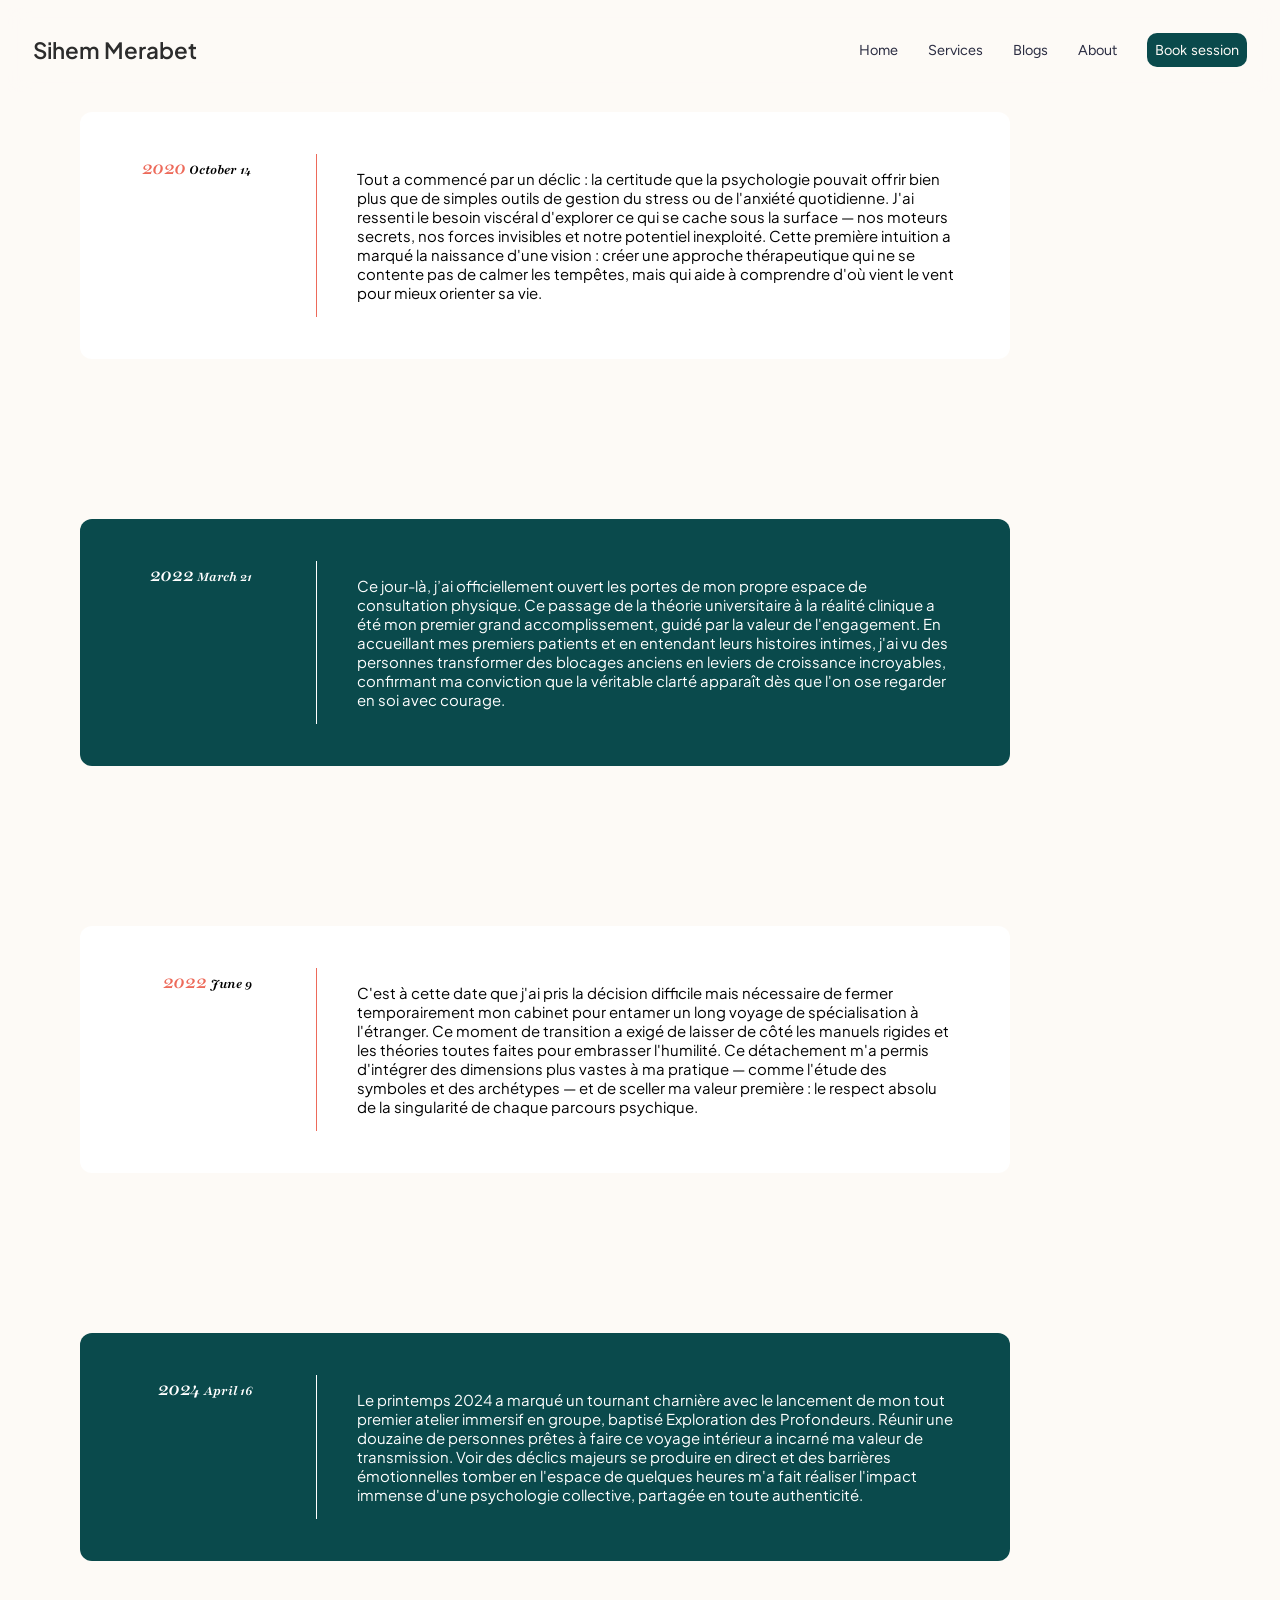
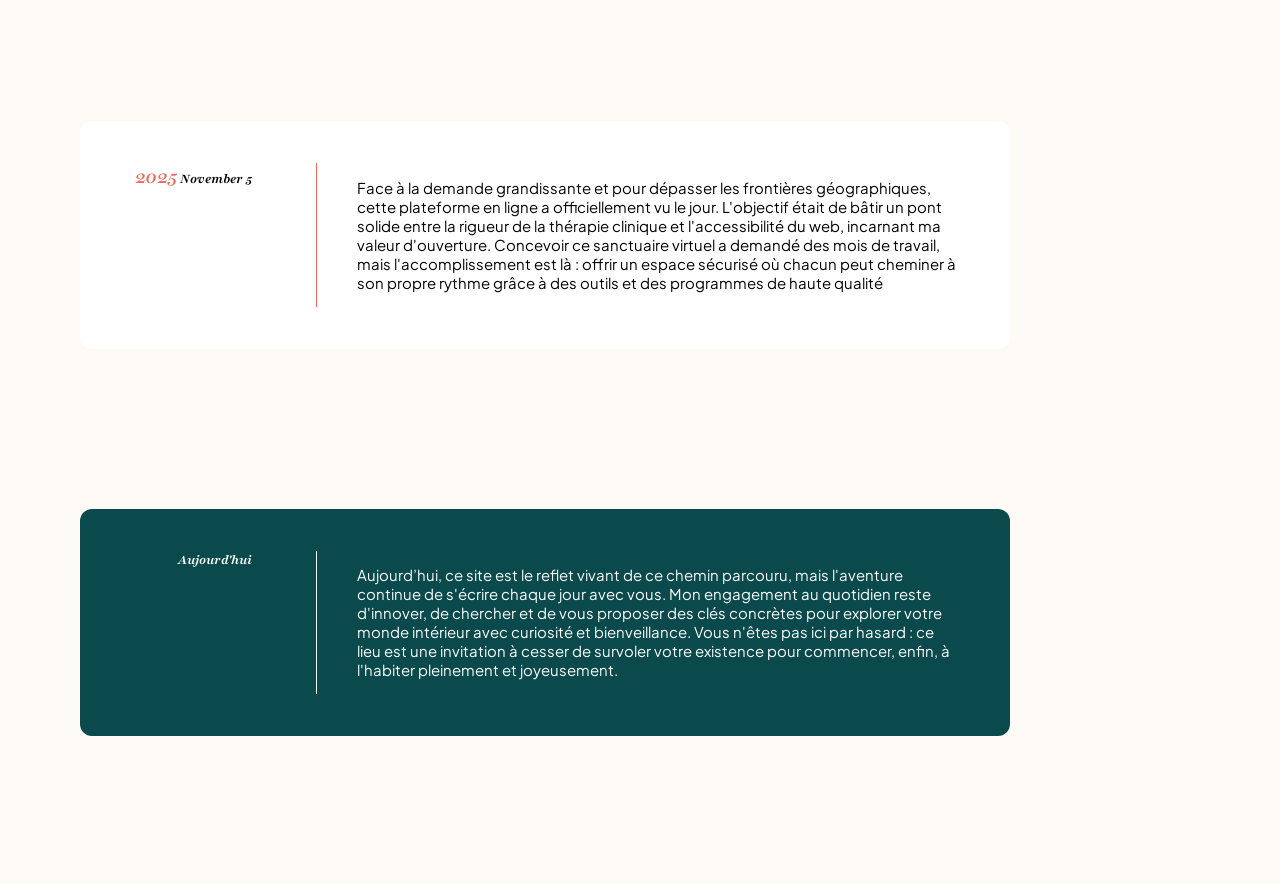
<file: abouuut.html>
<!DOCTYPE html>
<html lang="en">
<head>
    <meta charset="UTF-8">
    <meta name="viewport" content="width=device-width, initial-scale=1.0">
    <link rel="preconnect" href="https://fonts.googleapis.com">
<link rel="preconnect" href="https://fonts.gstatic.com" crossorigin>
<link href="https://fonts.googleapis.com/css2?family=Boldonse&family=Figtree:ital,wght@0,300..900;1,300..900&family=Play:wght@400;700&family=Playfair+Display:ital,wght@0,400..900;1,400..900&family=Playfair:ital,opsz,wght@0,5..1200,300..900;1,5..1200,300..900&family=Poppins:ital,wght@0,100;0,200;0,300;0,400;0,500;0,600;0,700;0,800;0,900;1,100;1,200;1,300;1,400;1,500;1,600;1,700;1,800;1,900&family=Quicksand:wght@300..700&display=swap" rel="stylesheet">
<link rel="preconnect" href="https://fonts.googleapis.com">
<link rel="preconnect" href="https://fonts.gstatic.com" crossorigin>
<link href="https://fonts.googleapis.com/css2?family=Boldonse&family=Figtree:ital,wght@0,300..900;1,300..900&family=Play:wght@400;700&family=Playfair+Display:ital,wght@0,400..900;1,400..900&family=Playfair:ital,opsz,wght@0,5..1200,300..900;1,5..1200,300..900&family=Plus+Jakarta+Sans:ital,wght@0,200..800;1,200..800&family=Poppins:ital,wght@0,100;0,200;0,300;0,400;0,500;0,600;0,700;0,800;0,900;1,100;1,200;1,300;1,400;1,500;1,600;1,700;1,800;1,900&family=Quicksand:wght@300..700&display=swap" rel="stylesheet">
<link rel="stylesheet" href="about.css">
    <title>ABOUT</title>
</head>
<body>

<div class="nav-container">
<div class="logo">Sihem Merabet</div>
        <nav class="nav-bar">
            <a href="index.html">Home</a>
            <a href="aide1.html">Services</a>
            <a href="articles1.html">Blogs</a>
            <a href="abouuut.html">About</a>
            <a href="contacts.html" id="nav-cta">Book session</a>
        </nav>
    </div>
<div class="cards-container">

   

    <section class="ONE">
         <h6><span>2020</span> October 14</h6>
        <div class="text">
        <p>Tout a commencé par un déclic : la certitude que la psychologie pouvait offrir bien plus que de simples outils de gestion du stress ou de l'anxiété quotidienne. J'ai ressenti le besoin viscéral d'explorer ce qui se cache sous la surface — nos moteurs secrets, nos forces invisibles et notre potentiel inexploité. Cette première intuition a marqué la naissance d'une vision : créer une approche thérapeutique qui ne se contente pas de calmer les tempêtes, mais qui aide à comprendre d'où vient le vent pour mieux orienter sa vie.</p>
        </div>
        
    </section>

       
    <section class="TWO">
         <h6><span>2022</span> March 21</h6>
        <div class="text">
        <p>Ce jour-là, j’ai officiellement ouvert les portes de mon propre espace de consultation physique. Ce passage de la théorie universitaire à la réalité clinique a été mon premier grand accomplissement, guidé par la valeur de l'engagement. En accueillant mes premiers patients et en entendant leurs histoires intimes, j'ai vu des personnes transformer des blocages anciens en leviers de croissance incroyables, confirmant ma conviction que la véritable clarté apparaît dès que l'on ose regarder en soi avec courage.</p>
   </div>
    </section>

 
    <section class="ONE">
        <h6><span>2022</span> June 9</h6> 
        <div class="text">
        <p>C'est à cette date que j'ai pris la décision difficile mais nécessaire de fermer temporairement mon cabinet pour entamer un long voyage de spécialisation à l'étranger. Ce moment de transition a exigé de laisser de côté les manuels rigides et les théories toutes faites pour embrasser l'humilité. Ce détachement m'a permis d'intégrer des dimensions plus vastes à ma pratique — comme l'étude des symboles et des archétypes — et de sceller ma valeur première : le respect absolu de la singularité de chaque parcours psychique.</p>
        </div>
    </section>


     <section class="TWO">
        <h6><span>2024</span> April 16</h6>
        <div class="text">
        <p>Le printemps 2024 a marqué un tournant charnière avec le lancement de mon tout premier atelier immersif en groupe, baptisé Exploration des Profondeurs. Réunir une douzaine de personnes prêtes à faire ce voyage intérieur a incarné ma valeur de transmission. Voir des déclics majeurs se produire en direct et des barrières émotionnelles tomber en l'espace de quelques heures m'a fait réaliser l'impact immense d'une psychologie collective, partagée en toute authenticité.</p>
        </div>
    </section>

     
    <section class="ONE">
        <h6><span>2025</span>  November 5</h6> 
        <div class="text">
        <p>Face à la demande grandissante et pour dépasser les frontières géographiques, cette plateforme en ligne a officiellement vu le jour. L'objectif était de bâtir un pont solide entre la rigueur de la thérapie clinique et l'accessibilité du web, incarnant ma valeur d'ouverture. Concevoir ce sanctuaire virtuel a demandé des mois de travail, mais l'accomplissement est là : offrir un espace sécurisé où chacun peut cheminer à son propre rythme grâce à des outils et des programmes de haute qualité</p>
    </div>
    </section>


<section class="TWO">
     <h6>Aujourd'hui</h6>
        <div class="text">
        <p>Aujourd’hui, ce site est le reflet vivant de ce chemin parcouru, mais l'aventure continue de s'écrire chaque jour avec vous. Mon engagement au quotidien reste d'innover, de chercher et de vous proposer des clés concrètes pour explorer votre monde intérieur avec curiosité et bienveillance. Vous n'êtes pas ici par hasard : ce lieu est une invitation à cesser de survoler votre existence pour commencer, enfin, à l'habiter pleinement et joyeusement.</p>
    </div>
    </section>
    </div>
</body>
</html>
</file>
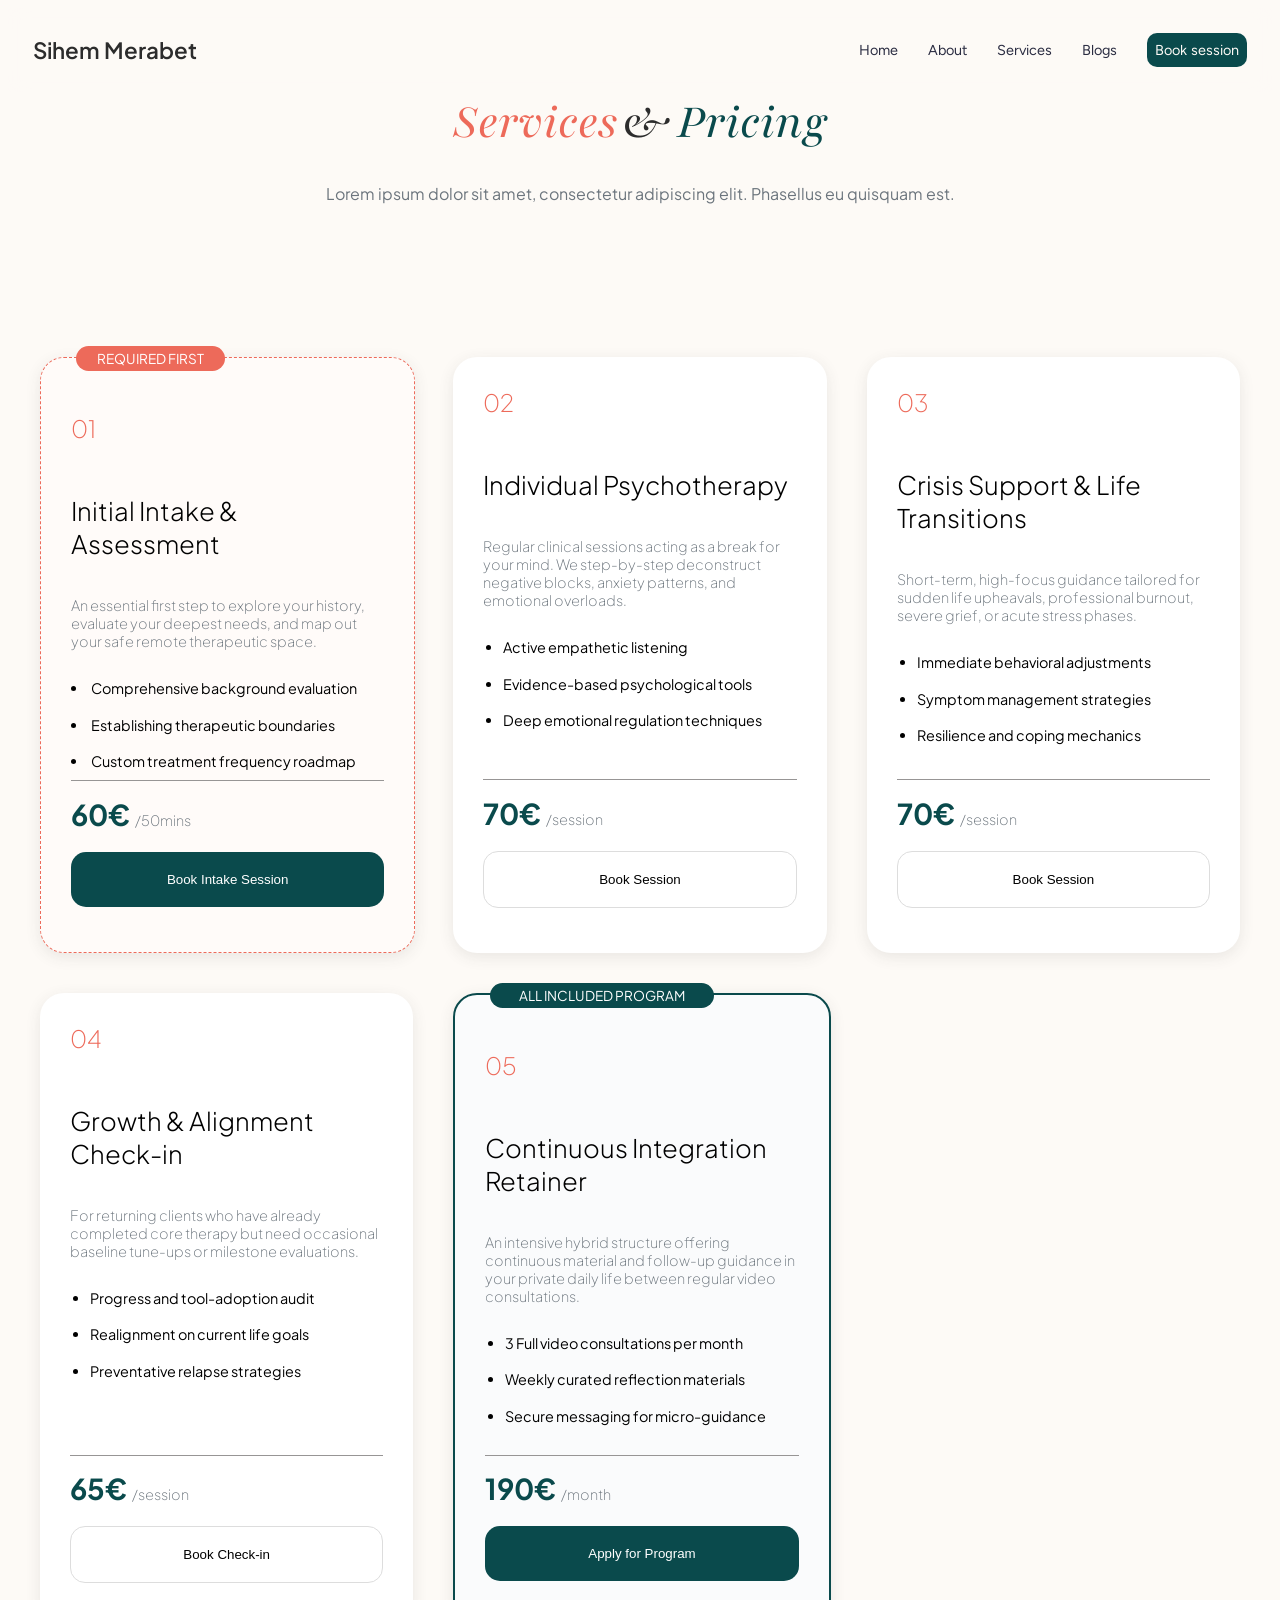
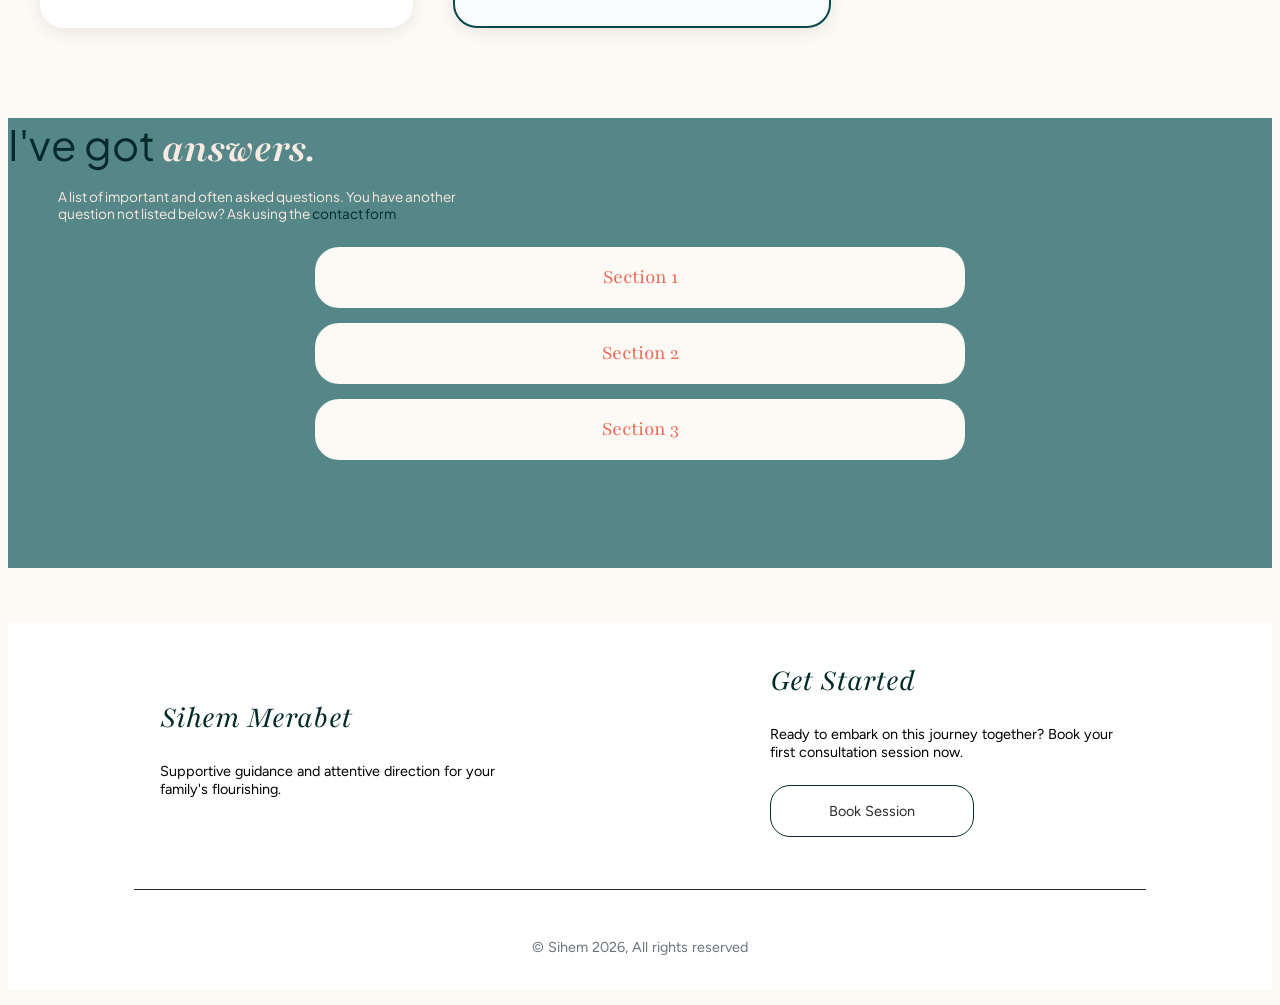
<file: aide1.html>
<!DOCTYPE html>
<html lang="en">
<head>
    <meta charset="UTF-8">
    <meta name="viewport" content="width=device-width, initial-scale=1.0">
    <title>Services & Offers</title>
    <link rel="preconnect" href="https://fonts.googleapis.com">
<link rel="preconnect" href="https://fonts.gstatic.com" crossorigin>
<link href="https://fonts.googleapis.com/css2?family=Boldonse&family=Figtree:ital,wght@0,300..900;1,300..900&family=Play:wght@400;700&family=Playfair+Display:ital,wght@0,400..900;1,400..900&family=Playfair:ital,opsz,wght@0,5..1200,300..900;1,5..1200,300..900&family=Poppins:ital,wght@0,100;0,200;0,300;0,400;0,500;0,600;0,700;0,800;0,900;1,100;1,200;1,300;1,400;1,500;1,600;1,700;1,800;1,900&family=Quicksand:wght@300..700&display=swap" rel="stylesheet">
<link rel="preconnect" href="https://fonts.googleapis.com">
<link rel="preconnect" href="https://fonts.gstatic.com" crossorigin>
<link href="https://fonts.googleapis.com/css2?family=Boldonse&family=Figtree:ital,wght@0,300..900;1,300..900&family=Play:wght@400;700&family=Playfair+Display:ital,wght@0,400..900;1,400..900&family=Playfair:ital,opsz,wght@0,5..1200,300..900;1,5..1200,300..900&family=Plus+Jakarta+Sans:ital,wght@0,200..800;1,200..800&family=Poppins:ital,wght@0,100;0,200;0,300;0,400;0,500;0,600;0,700;0,800;0,900;1,100;1,200;1,300;1,400;1,500;1,600;1,700;1,800;1,900&family=Quicksand:wght@300..700&display=swap" rel="stylesheet">
<link rel="stylesheet" href="aide1.css">
</head>
<body>
    <div class="nav-container">
<div class="logo">Sihem Merabet</div>
        <nav class="nav-bar">
          <a href="index.html">Home</a>
              <a href="abouuut.html">About</a>
               <a href="aide1.html">Services</a>
                <a href="articles1.html">Blogs</a>
                 <a href="contacts.html" id="nav-cta">Book session</a>
            
        </nav>
    </div>
    <section class="services">
       <div class="titres">
<header><span id="one">Services </span> <span id="two"> &</span><span id="three">Pricing</span></header>
<p id="text">Lorem ipsum dolor sit amet, consectetur adipiscing elit. Phasellus eu quisquam est.</p>
</div>

<div class="cards-container">
    <div class="card featured-card">
        <div class="card-badge">Required First</div>
        <div class="card-text"> 
        <h1>01</h1>
        <h2>Initial Intake & Assessment</h2>
       <p>An essential first step to explore your history, evaluate your deepest needs, and map out your safe remote therapeutic space.</p>
            <li>Comprehensive background evaluation</li>
            <li>Establishing therapeutic boundaries</li>
            <li>Custom treatment frequency roadmap</li>
        </ul>
        <div class="price-container">
        <p><span>60€</span>/50mins</p>
        <button class="btns">Book Intake Session</button>
        </div>
    
    </div>
    </div>

    <div class="card">
        <div class="card-text"> 
        <h1>02</h1>
        <h2>Individual Psychotherapy</h2>
        <p>Regular clinical sessions acting as a break for your mind. We step-by-step deconstruct negative blocks, anxiety patterns, and emotional overloads.</p>
        <ul>
            <li>Active empathetic listening</li>
            <li>Evidence-based psychological tools</li>
            <li>Deep emotional regulation techniques</li>
        </ul>
        <div class="price-container">
        <p><span>70€</span>/session</p>
        <button class="btn">Book Session</button></div>
    </div>
    </div>

<div class="card">
    <div class="card-text"> 
        <h1>03</h1>
        <h2>Crisis Support & Life Transitions</h2>
        <p>Short-term, high-focus guidance tailored for sudden life upheavals, professional burnout, severe grief, or acute stress phases.</p>
         <ul>
            <li>Immediate behavioral adjustments</li>
            <li>Symptom management strategies</li>
            <li>Resilience and coping mechanics</li>
        </ul>
        <div class="price-container">
        <p><span>70€</span>/session</p>
        <button class="btn">Book Session</button></div>
    </div>
    </div>

    <div class="card">
        <div class="card-text"> 
        <h1>04</h1>
        <h2>Growth & Alignment Check-in</h2>
        <p>For returning clients who have already completed core therapy but need occasional baseline tune-ups or milestone evaluations.</p>
         <ul>
            <li>Progress and tool-adoption audit</li>
            <li>Realignment on current life goals</li>
            <li>Preventative relapse strategies</li>
        </ul>
        <div class="price-container">
        <p><span>65€</span>/session</p>
        <button class="btn">Book Check-in</button></div>
    </div>
    </div>

    <div class="card vip-card">
         <div class="vip-card-badge">All included program</div>
        <div class="card-text"> 
        <h1>05</h1>
        <h2>Continuous Integration Retainer</h2>
        <p>An intensive hybrid structure offering continuous material and follow-up guidance in your private daily life between regular video consultations.</p>
         <ul>
            <li>3 Full video consultations per month</li>
            <li>Weekly curated reflection materials</li>
            <li>Secure messaging for micro-guidance</li>
        </ul>
        <div class="price-container">
        <p><span>190€</span>/month</p>
        <button class="btns">Apply for Program</button></div>
    </div>
    </div>
</div>
    </section>

    <section class="FAQ">
        <header id="faq">I've got <span id="answer">answers.</span></header>
        <p>A list of important and often asked questions. You have another question not listed below? Ask using the <a href="contacts.html">contact form</a></p>
        <div class="sec">
        <button class="accordion">Section 1</button>
        <div class="panel">
        <p>Lorem ipsum dolor sit amet, consectetur adipiscing elit.</p>
        </div>
        </div>

        <div class="sec">
        <button class="accordion">Section 2</button>
        <div class="panel">
        <p>Lorem ipsum dolor sit amet, consectetur adipiscing elit.</p>
        </div>
        </div>
        <div class="sec">
        <button class="accordion">Section 3</button>
        <div class="panel">
        <p>Lorem ipsum dolor sit amet, consectetur adipiscing elit.</p>
        </div>
        </div>
    </section>
<footer class="foot">

<div class="footer-container">

<div class="itsme">
<span class="ita">Sihem Merabet</span>
<p>Supportive guidance and attentive direction for your family's flourishing.</p>
</div>


<div class="follow-up">
<span class="ita">Get Started</span>
<p>Ready to embark on this journey together? Book your first consultation session now.</p>
<a href="contacts.html" id="bs">Book Session</a>
</div>

</div>
<div class="footer-text">
<p>&copy; Sihem 2026, All rights reserved</p>
</div>
</footer>

<script>
    var acc= document.getElementsByClassName('accordion');
    var i;
    for(i=0; i<acc.length; i++){
       acc[i].addEventListener("click", function() { {
            this.classList.toggle('active');
            var panel=this.nextElementSibling;
            if (panel.style.display === 'block') {
                panel.style.display = "none";
            }
            else{
                panel.style.display ='block';
            }
            
          }
        });

    }
</script>
</body>

</body>
</html>
</file>
<file: about.css>
:root{
    --primary:#ed6a5a;
    --secondary:#042a2b;
    --lights:#fdfaf6;
    --texts:#2b2d42;
    --secondary-font:'Playfair';

    --muted:#6c757d;
    --primary-font:'Plus Jakarta Sans'
}
body{
    background-color: #fdfaf6;
    font-family: 'Plus Jakarta Sans';
}


.logo{
    font-size: 1.4rem;
    color: #2C2C2C;
    font-weight: 600;}
.nav-container{
    background-color: rgba(253, 250, 246, 0.85);
    backdrop-filter: blur(10px);
    padding: 25px;
    position: sticky;
    top: 0;
    display: flex;
    justify-content: space-between;
align-items: center;
}

.nav-bar{
display: flex;
gap: 30px;
align-items: center;
}

.nav-bar a{
text-decoration: none;
color: #2b2d42;
font-family: 'Figtree';
font-size: 0.9rem;
}
#nav-cta{
    background-color: #0a4a4c;
    color: #fdfaf6;
    padding:8px;
    border-radius: 10px;
    transition: transform 0.3s, box-shadow 0.3s;
}
#nav-cta:hover{
transform: translateY(-3px);
background-color: #ed6a5a;
}
section.ONE{
    background-color: #ffffff;

}
section.TWO{
background-color: #0a4a4c;
color: #ffffff;

transition: transform 0.6s ease, opacity 0.4s ease;
}
@keyframes fluidScrollReveal {
    0%{
        opacity: 0.3;
        transform: scale(0.9);
        
    }
    50%{
        opacity: 1;
        transform: scale(1.03);
       
    }
    100%{   opacity: 0.3;
        transform: scale(0.9);
        
}}
section.ONE, 
section.TWO{
 margin-bottom: 80px;
 border-radius: 12px;
 display: flex;
 align-items: stretch;
 gap: 40px;
 width: 100%;
 max-width: 850px;
 min-height: auto;
 margin-bottom: 120px;
 padding: 30px 40px;

animation: fluidScrollReveal linear both;
animation-timeline: view();
animation-range: entry 0% exit 100%;

}
.text{
    padding-left: 40px;
    flex-grow: 1;
}
h6{
margin: 0;
flex-basis: 120px;
flex-shrink: 0;
text-align: right;
padding-top: 5px;
}
section.TWO .text{
    border-left: #ffffff 1px solid;
}
section.ONE .text{
    border-left: #ed6a5a 1px solid;
}
.cards-container{
display: flex;
flex-direction: column;
justify-content: center;
width: 100%;
max-width:1200px ;
padding: 20px 40px;
margin: 0 auto;
gap: 40px;
padding: 20px 40px;
box-sizing: border-box;


}
.text{
    font-size: .935rem;
   margin: 12px 12px 12px 12px ;

}
section h6{
   padding: 12px 12px 12px 12px;
     font-style: italic;
    font-family: 'Playfair';
    font-size: .9rem;
}
section.ONE span{
    font-size: 1.4rem;
    font-weight: 600;
    color: #ed6a5a;
    font-style: italic;
    font-family: 'Playfair';

}
section.TWO span{
     font-size: 1.4rem;
    font-weight: 600;
    color: #ffffff;
    font-style: italic;
    font-family: 'Playfair';
}

@media(max-width:600px){
section.ONE , 
section.TWO{
    flex-direction: column;
    padding: 30px;
  
}
.cards-container{
      display: flex;
    justify-content: center;
}
text{
padding-left: 25px;
}
h6{
    flex-basis: auto;
    text-align: left;
}}
@media(max-width:600px){
.nav-container{
    flex-direction: column;
    gap: 15px;
    
}
.nav-bar{
    flex-wrap: nowrap;
    justify-content: center;
    gap: 15px;
    
    
}


}
</file>
<file: aide1.css>
:root{
    --primary:#ed6a5a;
    --secondary:#042a2b;
    --lights:#fdfaf6;
    --texts:#2b2d42;
    --secondary-font:'Playfair';

    --muted:#6c757d;
    --primary-font:'Plus Jakarta Sans'
}
body{
    background-color: #fdfaf6;
    font-family: 'Plus Jakarta Sans';
}
.logo{
    font-size: 1.4rem;
    color: #2C2C2C;
    font-weight: 600;}
.nav-container{
    background-color: rgba(253, 250, 246, 0.85);
    backdrop-filter: blur(10px);
    padding: 25px;
    position: sticky;
    top: 0;
    display: flex;
    justify-content: space-between;
align-items: center;
}

.nav-bar{
display: flex;
gap: 30px;
align-items: center;
}

.nav-bar a{
text-decoration: none;
color: #2b2d42;
font-family: 'Figtree';
font-size: 0.9rem;
}
#nav-cta{
    background-color: #0a4a4c;
    color: #fdfaf6;
    padding:8px;
    border-radius: 10px;
    transition: transform 0.3s, box-shadow 0.3s;
}
#nav-cta:hover{
transform: translateY(-3px);
background-color: #ed6a5a;
}

section header{
    font-size: 2.6rem;
    display: flex;
    justify-content: center;
    
}
#text{
    display: flex;
    justify-content: center;
    color: #6c757d;

}
#one, #two, #three{
    font-style: italic;
font-family: 'Playfair';
font-size: 3.2rem;
}
#one{color: #ed6a5a;}
#two{color: #2C2C2C;}
#three{color: #0a4a4c;}

.cards-container{
display: grid;
grid-template-columns: repeat(3,1fr);
align-items:center;
gap: 40px;
align-items: stretch;
max-width: 1200px;
margin: 0 auto;
}
.card{
    background-color: #ffffff;
    box-shadow: 0 4px 15px rgba(58, 57, 57, 0.1);
    transition: transform 0.3s ease;
    border-radius: 24px;
    width: 100%;
    display: flex;
    flex-direction: column;
    box-shadow: 0 4px 15px rgba(58, 57, 57, 0.1);  
    transition: transform 0.3s ease;
}
.card:hover{
     transform: translateY(-10px);
}
.card-text{
    padding: 30px;
    display: flex;
    flex-direction: column;
    flex-grow: 1;/*allows the element(s) to expand to fill up the container's space*/
}
.card h1{
    color: #ed6a5a;
    font-family: 'Plus Jakarta Sans';
    font-weight: 200;
   margin: 0 0 10px 0;
   margin-bottom: 30px;  
}
.card h2{
    font-size: 1.6rem;
    font-weight: 300;
}
.card span{
    font-size: 1.8rem;
    color: #0a4a4c;
    font-weight:bold;
    margin-right: 5px;
}
.card p{
    color: #6c757d;
    font-weight: 200;
    font-size: .9rem;
    margin-bottom: 20px;
}
.btns{
background-color: #0a4a4c;
padding: 20px 24px;
border-radius: 15px;
margin-top: 15px;
width: 100%;
transition: transform 0.3s ease;
color: #ffffff;
border: none;
}
.btns:hover{
    background-color: #ed6a5a;
    transform: translateY(-3px);
    color: #ffffff;
}
.btn{
background-color: transparent;
border: 1px solid #DDDDDD;
padding: 20px 24px;
border-radius: 15px;
margin-top: 15px;
width: 100%;
transition: transform 0.3s ease;
}
.btn:hover{
transform: translateY(-3px);
border-color: #2C2C2C;
}
.card-text li{
   font-size: .9rem;
   line-height: 2.3rem;
}
.card-text ul{
    padding-left: 20px;
     margin: 0 0 20px 0;
}
.price-container{
    margin-top: auto; 
    margin-bottom: 15px;
   border-top:#979595 1px solid;
}
.btn, .btns{
     margin-top: 0;
}
.card.featured-card{
    border:dashed 1.5px #ed6a5a;
    border-radius: 24px;
    background-color: #fffbf9;
}
.card.vip-card{
    border: solid 2px #0a4a4c;
    border-radius: 24px;
    background-color: #fafbfc;
}
.vip-card-badge{
position: relative;
top: -12px;
left: 35px;
padding: 4px 12px;
background-color: #0a4a4c;
color: #fff;
border-radius: 24px;
font-size: .85rem;
text-transform: uppercase;
max-width: 200px;
display: flex;
justify-content: center; 
}

.card-badge{
position: relative;
top: -12px;
left: 35px;
padding: 4px 12px;
background-color: #ed6a5a;
color: #fff;
border-radius: 24px;
font-size: .85rem;
text-transform: uppercase;
max-width: 125px;
display: flex;
justify-content: center;
}
.lead-cta{
min-width: 100vh;
background-color: #fdfaf6;
}
.titres{
    margin-bottom: 40px;
    height: 25vh;
}
.titres header{
    margin-bottom: 30px;
    gap: 5px;
}

:root{
    --primary:#ed6a5a;
    --secondary:#042a2b;
    --lights:#fdfaf6;
    --texts:#2b2d42;
    --font:'Playfair';
    --font:'Poppins';
    --muted:#6c757d;
    --font:'Plus Jakarta Sans'
}
    footer{
        background-color:#ffff;
        font-family: 'Figtree';}
    .footer-text{
        border-top: 1.2px solid #2C2C2C;
        width: 80%;
        margin: 0 auto;
    
       
    }
    .footer-text p{
        color: #6c757d;
        font-size: .9rem;
        display: flex;
        justify-content: center;
        padding-bottom: 34px;
        padding-top: 34px;
    }
.footer-container{
    display: flex;
    justify-content: space-between;
    align-items: center;
    gap: 30px;
    padding: 40px 12%;
    margin-top: 54px;
    
}
.navi-bar{
    display: flex;
    gap: 20px;
    align-items: center;
}
.follow-up,.menu,.itsme{
    display: flex;
    flex-direction: column;
    gap: 10px;
    font-size: .9rem;
}
.follow-up p{
    font-size: .9rem;
    max-width: 350px;
}
.ita{
    font-family: 'Playfair';
    font-size: 2rem;
    color: #042a2b;
    font-style: italic;
}

.itsme p{
    font-size: .9rem;
    max-width: 350px;
}
a{
  text-decoration: none;  
 
}
 .menu a{
 color: #ed6a5a;
 }
#bs{

background-color: transparent;
border: 1px solid #042a2b;
padding: 16px;
width: 170px;
border-radius: 20px;
margin-bottom: 12px;
font-family: 'Figtree';
text-align: center;
color: #2C2C2C;
}

.accordion{
    width:650px ;
    padding: 18px;
    background-color:#fdfaf6;
    color: #ed6a5a;
    font-family: 'Playfair';
    font-size: 1.3rem;
    transition:0.4s ;
    border: none;
    border-radius: 24px;
    margin-bottom: 15px;
    display: flex;
    justify-content: center;
   
}
.active, .accordion:hover{
    background-color:#fff1e8;
}
.panel{
    padding: 10px;
    background-color:#558789;
    color: #2C2C2C;
    overflow: auto;
     display: none;
    justify-content: center;
    
   
}
.sec{
    display: flex;
    justify-content: center;
}
#faq{
    display: block;
    justify-content: flex-start;
    flex-direction: column;
    margin-top: 10vh;
    color: #042a2b;
    

    
       

}   
.FAQ{
    min-height: 50vh;
    background-color: #558789;  
}
.FAQ p{
    margin-bottom: 25px;
    max-width: 450px;
    font-size: .85rem;
    padding-left: 50px;
    color: #f9eae1;
}
#answer{
    font-weight: 700;
    font-style: italic;
    font-family: 'Playfair';
    color:#f9eae1;
}
.FAQ a{
    color: #042a2b;
}
@media(max-width:600px){
.nav-container{
    flex-direction: column;
    gap: 15px;
    background-color: rgba(253, 250, 246, 0.85);
    backdrop-filter: blur(10px);
    position: sticky;
}
.nav-bar{
    flex-wrap: nowrap;
    justify-content: center;
    gap: 15px;
    
    
}
.footer-container{
flex-direction: column;
gap: 30px;
}
.cards-container{
flex-direction: column;
justify-content: center;
grid-template-columns: 1fr;
}
.card{
    width: 100%;
    max-width: 400px;
   
}
}
</file>
